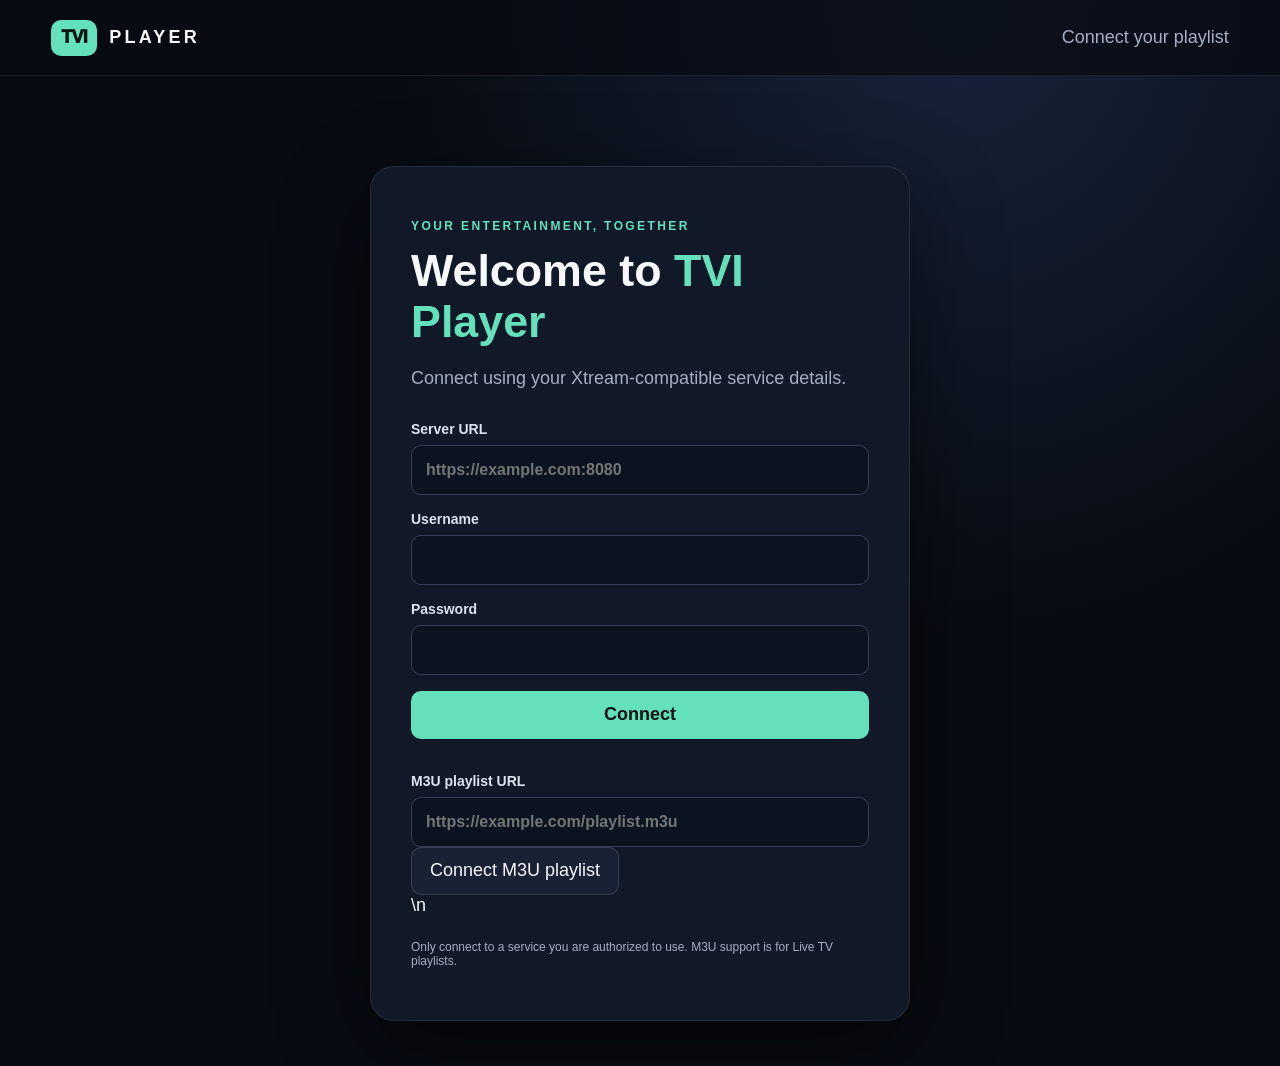
<file: samsung-tizen/index.html>
<!doctype html>
<html lang="en">
<head>
  <meta charset="utf-8">
  <meta name="viewport" content="width=device-width,initial-scale=1,viewport-fit=cover">
  <meta name="theme-color" content="#080b12">
  <title>TVI Player</title>
  <link rel="stylesheet" href="styles.css">
</head>
<body>
  <div class="app-shell">
    <header class="topbar">
      <div class="brand"><span class="brand-mark">TVI</span><span>PLAYER</span></div>
      <div id="profile-status" class="profile-status">Connect your playlist</div>
    </header>
    <main>
      <section id="login-screen" class="login-screen">
        <div class="login-card">
          <p class="eyebrow">YOUR ENTERTAINMENT, TOGETHER</p>
          <h1>Welcome to <span>TVI Player</span></h1>
          <p class="muted">Connect using your Xtream-compatible service details.</p>
          <form id="login-form">
            <label>Server URL<input id="server" type="url" placeholder="https://example.com:8080" required autocomplete="url"></label>
            <label>Username<input id="username" type="text" required autocomplete="username"></label>
            <label>Password<input id="password" type="password" required autocomplete="current-password"></label>
            <button class="primary" type="submit">Connect</button>
            <p id="login-error" class="error" role="alert"></p>
          </form>
          <div class="m3u-connect"><label>M3U playlist URL<input id="m3u-url" type="url" placeholder="https://example.com/playlist.m3u"></label><button id="connect-m3u" class="secondary" type="button">Connect M3U playlist</button></div>\n          <p class="fine-print">Only connect to a service you are authorized to use. M3U support is for Live TV playlists.</p>
        </div>
      </section>
      <section id="catalog-screen" class="catalog-screen hidden">
        <nav id="section-nav" class="section-nav" aria-label="Media sections">
          <button data-section="live" class="nav-item focused">Live TV</button>
          <button data-section="movie" class="nav-item">Movies</button>
          <button data-section="series" class="nav-item">Series</button>
          <button id="change-account" class="nav-item account-button">Change account</button>
        </nav>
        <div class="catalog-heading">
          <div><p class="eyebrow">EXPLORE</p><h1 id="section-title">Live TV</h1></div>
          <div id="catalog-count" class="catalog-count"></div>
        </div>
        <div id="category-list" class="category-list" aria-label="Categories"></div>
        <div class="catalog-tools">
          <input id="catalog-search" type="search" placeholder="Search this category…" aria-label="Search catalogue">
          <button id="show-favorites" class="filter-button" type="button">★ Favorites</button>
          <button id="show-recent" class="filter-button" type="button">Recently watched</button>
          <button id="parental-settings" class="filter-button" type="button">Parental PIN</button>
        </div>
        <div id="status" class="status" role="status">Choose a category</div>
        <div id="media-grid" class="media-grid"></div>
      </section>
      <section id="player-screen" class="player-screen hidden">
        <video id="video-player" controls playsinline></video>
        <div class="player-footer"><div><h2 id="playing-title"></h2><p>Press Back or Escape to return</p></div><button id="close-player" class="secondary">Back to catalogue</button></div>
      </section>
    </main>
  </div>
  <script src="app.js"></script>
</body>
</html>
</file>
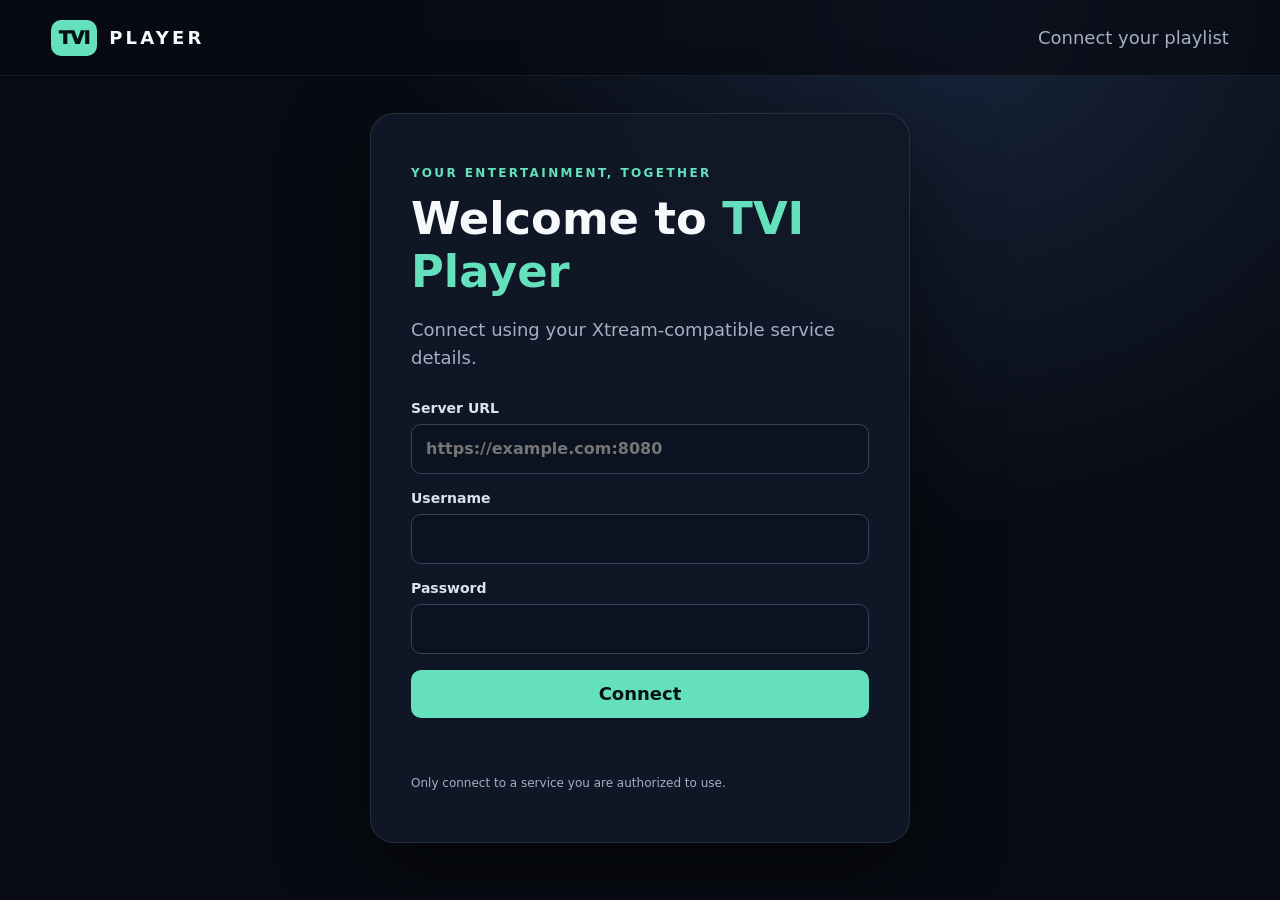
<file: tv-web/index.html>
<!doctype html>
<html lang="en">
<head>
  <meta charset="utf-8">
  <meta name="viewport" content="width=device-width,initial-scale=1,viewport-fit=cover">
  <meta name="theme-color" content="#080b12">
  <title>TVI Player</title>
  <link rel="stylesheet" href="styles.css">
</head>
<body>
  <div class="app-shell">
    <header class="topbar">
      <div class="brand"><span class="brand-mark">TVI</span><span>PLAYER</span></div>
      <div id="profile-status" class="profile-status">Connect your playlist</div>
    </header>
    <main>
      <section id="login-screen" class="login-screen">
        <div class="login-card">
          <p class="eyebrow">YOUR ENTERTAINMENT, TOGETHER</p>
          <h1>Welcome to <span>TVI Player</span></h1>
          <p class="muted">Connect using your Xtream-compatible service details.</p>
          <form id="login-form">
            <label>Server URL<input id="server" type="url" placeholder="https://example.com:8080" required autocomplete="url"></label>
            <label>Username<input id="username" type="text" required autocomplete="username"></label>
            <label>Password<input id="password" type="password" required autocomplete="current-password"></label>
            <button class="primary" type="submit">Connect</button>
            <p id="login-error" class="error" role="alert"></p>
          </form>
          <p class="fine-print">Only connect to a service you are authorized to use.</p>
        </div>
      </section>
      <section id="catalog-screen" class="catalog-screen hidden">
        <nav id="section-nav" class="section-nav" aria-label="Media sections">
          <button data-section="live" class="nav-item focused">Live TV</button>
          <button data-section="movie" class="nav-item">Movies</button>
          <button data-section="series" class="nav-item">Series</button>
          <button id="change-account" class="nav-item account-button">Change account</button>
        </nav>
        <div class="catalog-heading">
          <div><p class="eyebrow">EXPLORE</p><h1 id="section-title">Live TV</h1></div>
          <div id="catalog-count" class="catalog-count"></div>
        </div>
        <div id="category-list" class="category-list" aria-label="Categories"></div>
        <div id="status" class="status" role="status">Choose a category</div>
        <div id="media-grid" class="media-grid"></div>
      </section>
      <section id="player-screen" class="player-screen hidden">
        <video id="video-player" controls playsinline></video>
        <div class="player-footer"><div><h2 id="playing-title"></h2><p>Press Back or Escape to return</p></div><button id="close-player" class="secondary">Back to catalogue</button></div>
      </section>
    </main>
  </div>
  <script src="app.js"></script>
</body>
</html>
</file>
<file: samsung-tizen/styles.css>
:root{color-scheme:dark;--bg:#080b12;--panel:#111827;--panel2:#192235;--text:#f7f8fc;--muted:#a5afc2;--accent:#65e0bd;--danger:#ff8b8b}*{box-sizing:border-box}html,body{margin:0;min-height:100%;background:radial-gradient(ellipse at 75% 0%,#17243b 0,transparent 42%),var(--bg);color:var(--text);font-family:Inter,ui-sans-serif,system-ui,-apple-system,"Segoe UI",sans-serif}body{font-size:18px}.app-shell{min-height:100vh}.topbar{height:76px;padding:0 4vw;display:flex;align-items:center;justify-content:space-between;border-bottom:1px solid #ffffff14;background:#080b12b8}.brand{display:flex;align-items:center;gap:12px;font-size:18px;font-weight:800;letter-spacing:.18em}.brand-mark{display:grid;place-items:center;width:46px;height:36px;border-radius:10px;background:var(--accent);color:#07110f;font-weight:950;letter-spacing:-.04em}.profile-status,.muted,.fine-print,.player-footer p{color:var(--muted)}main{padding:3vh 4vw 5vh}.hidden{display:none!important}.login-screen{min-height:calc(100vh - 150px);display:grid;place-items:center}.login-card{width:min(540px,100%);padding:40px;border:1px solid #ffffff18;border-radius:24px;background:#111827ed;box-shadow:0 28px 90px #0007}.eyebrow{color:var(--accent);font-size:12px;font-weight:800;letter-spacing:.2em}h1{font-size:clamp(30px,3.5vw,48px);margin:10px 0 12px}h1 span{color:var(--accent)}.muted{line-height:1.55}form{display:grid;gap:16px;margin-top:28px}label{display:grid;gap:8px;font-size:14px;font-weight:700;color:#dce3ef}input{width:100%;min-height:50px;border-radius:10px;border:1px solid #344158;background:#0b1220;color:white;padding:12px 14px;font:inherit;font-size:16px}button{font:inherit;cursor:pointer;color:inherit;border:1px solid transparent;border-radius:10px;padding:12px 18px;min-height:48px}button:focus-visible,input:focus-visible,.media-card:focus-visible{outline:3px solid var(--accent);outline-offset:3px}.primary{background:var(--accent);color:#07110f;font-weight:900}.secondary{background:var(--panel2);border-color:#ffffff20}.error{color:var(--danger);min-height:1em;margin:0}.fine-print{font-size:12px;margin-top:24px}.section-nav{display:flex;gap:12px;align-items:center;flex-wrap:wrap}.nav-item{background:#151e2e;border:1px solid #ffffff12;font-weight:750;padding:12px 22px}.nav-item.active{background:var(--accent);color:#07110f}.account-button{margin-left:auto;color:var(--muted)}.catalog-heading{display:flex;align-items:end;justify-content:space-between;margin:32px 0 20px}.catalog-heading h1{margin-bottom:0}.catalog-count{color:var(--muted);font-size:14px}.category-list{display:flex;gap:10px;overflow-x:auto;padding:4px 3px 14px;scrollbar-width:thin}.category-chip{white-space:nowrap;background:#111827;border:1px solid #ffffff17;color:#c7d0df}.category-chip.active{background:#dffbf3;color:#0b1715;border-color:var(--accent);font-weight:800}.status{color:var(--muted);padding:16px 0}.media-grid{display:grid;grid-template-columns:repeat(auto-fill,minmax(150px,1fr));gap:18px}.media-card{min-width:0;padding:0;text-align:left;background:transparent;border:1px solid transparent;border-radius:14px;overflow:hidden}.poster{aspect-ratio:2/3;background:linear-gradient(145deg,#202e43,#0f1725);display:grid;place-items:center;color:#8e9bb0;font-size:30px;overflow:hidden;border-radius:12px}.poster img{width:100%;height:100%;object-fit:cover}.media-title{display:block;padding:10px 2px 0;font-size:14px;font-weight:700;line-height:1.4;overflow:hidden;text-overflow:ellipsis;white-space:nowrap}.player-screen{position:fixed;inset:0;background:#000;z-index:10;display:flex;flex-direction:column}.player-screen video{width:100%;height:calc(100% - 104px);object-fit:contain;background:#000}.player-footer{display:flex;align-items:center;justify-content:space-between;padding:12px 4vw;gap:20px;background:#101725}.player-footer h2{font-size:20px;margin:0}.player-footer p{font-size:13px;margin:5px 0 0}@media(min-width:1500px){.media-grid{grid-template-columns:repeat(auto-fill,minmax(190px,1fr));gap:24px}}@media(max-width:700px){main{padding:20px 16px}.topbar{padding:0 16px}.login-card{padding:24px}.account-button{margin-left:0}.media-grid{grid-template-columns:repeat(3,minmax(0,1fr));gap:10px}.media-title{font-size:12px}.brand{font-size:14px}.profile-status{font-size:12px}}
/* Legacy Tizen fallbacks: retain readable layout when Grid, aspect-ratio or CSS variables are unavailable. */
html,body{background-color:#080b12;color:#f7f8fc;font-family:Arial,sans-serif}
.topbar,.section-nav,.catalog-heading,.player-footer{display:-webkit-box;display:-webkit-flex;display:flex}
.topbar,.catalog-heading,.player-footer{-webkit-box-pack:justify;-webkit-justify-content:space-between;justify-content:space-between}
.topbar,.catalog-heading,.player-footer{-webkit-box-align:center;-webkit-align-items:center;align-items:center}
.login-screen{display:block;padding-top:7vh}
.login-card{margin:0 auto;max-width:540px;width:90%;background:#111827}
.media-grid{display:block;font-size:0}
.media-card{display:inline-block;vertical-align:top;width:15%;margin:0 1.1% 18px 0;font-size:16px}
.poster{height:0;padding-top:150%;position:relative;aspect-ratio:auto}
.poster img{position:absolute;left:0;top:0}
button:focus,input:focus{outline:3px solid #65e0bd;outline-offset:3px}
@media(max-width:1100px){.media-card{width:22%;margin-right:2%}}
@media(max-width:700px){.media-card{width:30%;margin-right:2%}.login-card{width:100%}}

/* Catalogue tools and feature states */
.catalog-tools{display:flex;align-items:center;gap:10px;flex-wrap:wrap;margin:8px 0 12px}
.catalog-tools input{width:280px;max-width:100%;min-height:44px}
.filter-button{background:#192235;border:1px solid #ffffff24;color:#dce3ef;padding:9px 14px;min-height:42px}
.filter-button.active{background:#65e0bd;color:#07110f;font-weight:800}
.media-card.is-favorite:after{content:"★";position:absolute;right:8px;top:8px;color:#65e0bd;font-size:22px;text-shadow:0 1px 5px #000}
.media-card{position:relative}
@media(max-width:700px){.catalog-tools{gap:6px}.catalog-tools input{width:100%}.filter-button{font-size:13px;padding:8px 10px}}
</file>
<file: tv-web/styles.css>
:root{color-scheme:dark;--bg:#080b12;--panel:#111827;--panel2:#192235;--text:#f7f8fc;--muted:#a5afc2;--accent:#65e0bd;--danger:#ff8b8b}*{box-sizing:border-box}html,body{margin:0;min-height:100%;background:radial-gradient(ellipse at 75% 0%,#17243b 0,transparent 42%),var(--bg);color:var(--text);font-family:Inter,ui-sans-serif,system-ui,-apple-system,"Segoe UI",sans-serif}body{font-size:18px}.app-shell{min-height:100vh}.topbar{height:76px;padding:0 4vw;display:flex;align-items:center;justify-content:space-between;border-bottom:1px solid #ffffff14;background:#080b12b8}.brand{display:flex;align-items:center;gap:12px;font-size:18px;font-weight:800;letter-spacing:.18em}.brand-mark{display:grid;place-items:center;width:46px;height:36px;border-radius:10px;background:var(--accent);color:#07110f;font-weight:950;letter-spacing:-.04em}.profile-status,.muted,.fine-print,.player-footer p{color:var(--muted)}main{padding:3vh 4vw 5vh}.hidden{display:none!important}.login-screen{min-height:calc(100vh - 150px);display:grid;place-items:center}.login-card{width:min(540px,100%);padding:40px;border:1px solid #ffffff18;border-radius:24px;background:#111827ed;box-shadow:0 28px 90px #0007}.eyebrow{color:var(--accent);font-size:12px;font-weight:800;letter-spacing:.2em}h1{font-size:clamp(30px,3.5vw,48px);margin:10px 0 12px}h1 span{color:var(--accent)}.muted{line-height:1.55}form{display:grid;gap:16px;margin-top:28px}label{display:grid;gap:8px;font-size:14px;font-weight:700;color:#dce3ef}input{width:100%;min-height:50px;border-radius:10px;border:1px solid #344158;background:#0b1220;color:white;padding:12px 14px;font:inherit;font-size:16px}button{font:inherit;cursor:pointer;color:inherit;border:1px solid transparent;border-radius:10px;padding:12px 18px;min-height:48px}button:focus-visible,input:focus-visible,.media-card:focus-visible{outline:3px solid var(--accent);outline-offset:3px}.primary{background:var(--accent);color:#07110f;font-weight:900}.secondary{background:var(--panel2);border-color:#ffffff20}.error{color:var(--danger);min-height:1em;margin:0}.fine-print{font-size:12px;margin-top:24px}.section-nav{display:flex;gap:12px;align-items:center;flex-wrap:wrap}.nav-item{background:#151e2e;border:1px solid #ffffff12;font-weight:750;padding:12px 22px}.nav-item.active{background:var(--accent);color:#07110f}.account-button{margin-left:auto;color:var(--muted)}.catalog-heading{display:flex;align-items:end;justify-content:space-between;margin:32px 0 20px}.catalog-heading h1{margin-bottom:0}.catalog-count{color:var(--muted);font-size:14px}.category-list{display:flex;gap:10px;overflow-x:auto;padding:4px 3px 14px;scrollbar-width:thin}.category-chip{white-space:nowrap;background:#111827;border:1px solid #ffffff17;color:#c7d0df}.category-chip.active{background:#dffbf3;color:#0b1715;border-color:var(--accent);font-weight:800}.status{color:var(--muted);padding:16px 0}.media-grid{display:grid;grid-template-columns:repeat(auto-fill,minmax(150px,1fr));gap:18px}.media-card{min-width:0;padding:0;text-align:left;background:transparent;border:1px solid transparent;border-radius:14px;overflow:hidden}.poster{aspect-ratio:2/3;background:linear-gradient(145deg,#202e43,#0f1725);display:grid;place-items:center;color:#8e9bb0;font-size:30px;overflow:hidden;border-radius:12px}.poster img{width:100%;height:100%;object-fit:cover}.media-title{display:block;padding:10px 2px 0;font-size:14px;font-weight:700;line-height:1.4;overflow:hidden;text-overflow:ellipsis;white-space:nowrap}.player-screen{position:fixed;inset:0;background:#000;z-index:10;display:flex;flex-direction:column}.player-screen video{width:100%;height:calc(100% - 104px);object-fit:contain;background:#000}.player-footer{display:flex;align-items:center;justify-content:space-between;padding:12px 4vw;gap:20px;background:#101725}.player-footer h2{font-size:20px;margin:0}.player-footer p{font-size:13px;margin:5px 0 0}@media(min-width:1500px){.media-grid{grid-template-columns:repeat(auto-fill,minmax(190px,1fr));gap:24px}}@media(max-width:700px){main{padding:20px 16px}.topbar{padding:0 16px}.login-card{padding:24px}.account-button{margin-left:0}.media-grid{grid-template-columns:repeat(3,minmax(0,1fr));gap:10px}.media-title{font-size:12px}.brand{font-size:14px}.profile-status{font-size:12px}}
</file>
